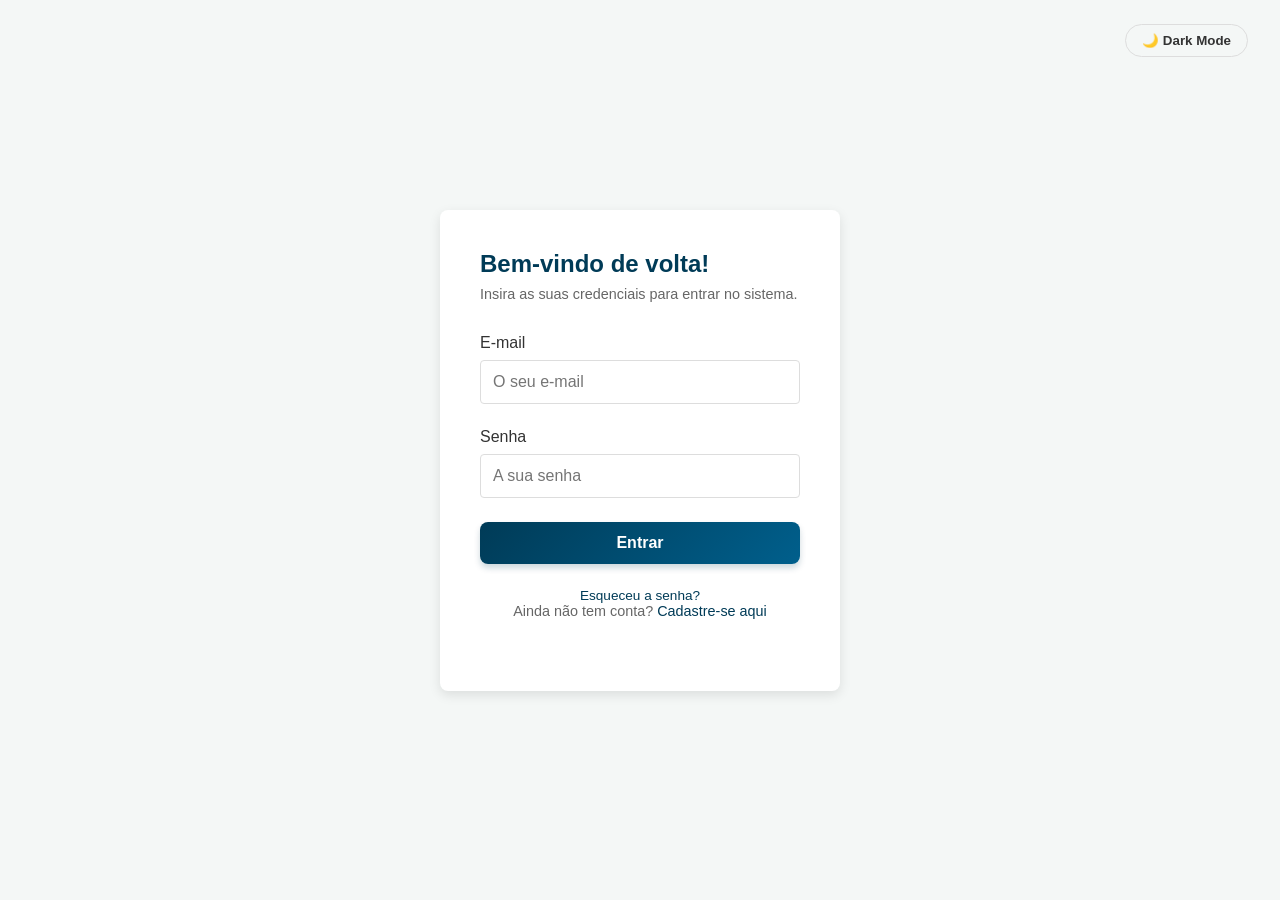
<file: index.html>
<!DOCTYPE html>
<html lang="pt-BR">
<head>
    <meta charset="UTF-8">
    <meta name="viewport" content="width=device-width, initial-scale=1.0">
    <title>Painel - Controle Financeiro</title>
    <link rel="icon" type="image/png" href="./assets/imgs/casa.png">
    <link rel="stylesheet" href="css/global.css">
    <link rel="stylesheet" href="css/painel.css">
    <link rel="stylesheet" href="css/relatorio.css">

</head>
<body>

    <div id="modal-feedback" class="modal-overlay" style="display: none;">
        <div class="modal-content" id="content-feedback">
            <h2 id="feedback-titulo">Notificação</h2>
            <p id="feedback-mensagem"></p>
            <div class="modal-actions">
                <button type="button" class="btn-primario" onclick="fecharFeedback()">Ok</button>
            </div>
        </div>
    </div>

    <div class="layout-app">
        <aside class="sidebar">
            <div class="sidebar-header">
                <h2>Dashboard</h2>
            </div>
            <nav class="sidebar-nav">
                <button class="nav-btn ativo" id="btn-dashboard">📊 Visão Geral</button>
                <button class="nav-btn" id="btn-transacoes">💸 Transações</button>
                <button class="nav-btn" id="btn-relatorios">📄 Relatórios</button>
            </nav>
            <div class="sidebar-footer">
                <button class="nav-btn btn-sair" id="btn-logout">SAIR</button>
            </div>
        </aside>

        <main class="conteudo-principal">
            <header class="topbar" style="display: flex; justify-content: space-between; align-items: center;">
                <h1 id="titulo-pagina">Análise do mês</h1>
                <button id="btn-tema" class="btn-tema">🌙 Dark Mode</button>
            </header>

            <section id="secao-dashboard" class="secao ativa">
                <div class="cards-grid">
                    <div class="card">
                        <h3>Receitas do Mês</h3>
                        <p id="valor-receitas" class="valor positivo">R$ 0,00</p>
                    </div>
                    <div class="card">
                        <h3>Despesas do Mês</h3>
                        <p id="valor-despesas" class="valor negativo">R$ 0,00</p>
                    </div>
                    <div class="card destaque">
                        <h3>Saldo Atual</h3>
                        <p id="valor-saldo">R$ 0,00</p>
                    </div>
                </div>
            </section>

            <section id="secao-transacoes" class="secao">
                <div class="acoes-tabela" style="display: flex; justify-content: space-between; align-items: center; margin-bottom: 2rem;">
                    <h2>Filtrar por período:</h2>
                    <button class="btn-azul-cadastrar" id="btn-nova-transacao">+ Nova Transação</button>
                </div>

                <div class="filtros-container">
                    <div class="filtro-card">
                        <label for="filtro-mes">Mês</label>
                        <select id="filtro-mes">
                            <option value="1">Janeiro</option>
                            <option value="2">Fevereiro</option>
                            <option value="3">Março</option>
                            <option value="4">Abril</option>
                            <option value="5">Maio</option>
                            <option value="6">Junho</option>
                            <option value="7">Julho</option>
                            <option value="8">Agosto</option>
                            <option value="9">Setembro</option>
                            <option value="10">Outubro</option>
                            <option value="11">Novembro</option>
                            <option value="12">Dezembro</option>
                        </select>
                    </div>
                    
                    <div class="filtro-card">
                        <label for="filtro-ano">Ano</label>
                        <select id="filtro-ano">
                        </select>
                    </div>

                    <div class="filtro-acao">
                        <button id="btn-buscar-filtros" class="btn-azul-cadastrar">Pesquisar 🔍</button>
                    </div>
                </div>
                
                <div class="tabela-container">
                    <table class="tabela-transacoes neon-table">
                        <thead>
                            <tr>
                                <th>Data</th>
                                <th>Descrição</th>
                                <th>Categoria</th>
                                <th>Método</th>
                                <th>Valor</th>
                                <th>Ações</th>
                            </tr>
                        </thead>
                        <tbody id="corpo-tabela">
                            <tr>
                                <td colspan="6" style="text-align: center;">Selecione o mês e ano acima para buscar.</td>
                            </tr>
                        </tbody>
                    </table>
                </div>
            </section>
           <section id="secao-relatorios" class="secao">
                <div class="header-secao" style="margin-bottom: 2rem;">
                    <h2>Centro de Exportação</h2>
                    <p style="color: var(--cor-texto-claro);">Gere documentos oficiais ou envie o balanço mensal para seu e-mail.</p>
                </div>

                <div class="filtros-container">
                    <div class="filtro-card">
                        <label for="relatorio-mes">Mês de Referência</label>
                        <select id="relatorio-mes">
                            <option value="1">Janeiro</option>
                            <option value="2">Fevereiro</option>
                            <option value="3">Março</option>
                            <option value="4">Abril</option>
                            <option value="5">Maio</option>
                            <option value="6">Junho</option>
                            <option value="7">Julho</option>
                            <option value="8">Agosto</option>
                            <option value="9">Setembro</option>
                            <option value="10">Outubro</option>
                            <option value="11">Novembro</option>
                            <option value="12">Dezembro</option>
                        </select>
                    </div>

                    <div class="filtro-card">
                        <label for="relatorio-ano">Ano</label>
                        <select id="relatorio-ano">
                            </select>
                    </div>
                </div>

                <div class="cards-relatorios-grid">
                    <div class="card-relatorio neon-verde">
                        <div>
                            <h3>Download Local</h3>
                            <p>Gera um arquivo PDF instantâneo para o seu dispositivo.</p>
                        </div>
                        <button id="btn-gerar-pdf" class="btn-neon-verde">
                            📄 Baixar PDF
                        </button>
                    </div>

                    <div class="card-relatorio neon-roxo">
                        <div>
                            <h3>Enviar por E-mail</h3>
                            <p>O sistema processará o relatório e enviará para o e-mail cadastrado.</p>
                        </div>
                        <button id="btn-enviar-relatorio-email" class="btn-neon-roxo">
                            📧 Solicitar por E-mail
                        </button>
                    </div>
                </div>
            </section>
        </main>
        <div id="modal-transacao" class="modal-overlay" style="display: none;">
        <div class="modal-content">
            <h2>Nova Transação</h2>
            <form id="form-transacao">
                
                <div class="input-group">
                    <label for="descricao">Descrição</label>
                    <input type="text" id="descricao" required placeholder="Ex: Conta de Luz">
                </div>

                <div class="input-group">
                    <label for="valor">Valor (R$)</label>
                   <input type="number" id="valor" step="0.01" min="0.00" required placeholder="0.00">
                </div>

                <div class="input-group">
                    <label for="metodoPagamento">Método de Pagamento</label>
                    <select id="metodoPagamento" required>
                        <option value="" disabled selected>Selecione um método...</option>
                        <option value="PIX">Pix</option>
                        <option value="CARTAO_CREDITO">Cartão de Crédito</option>
                        <option value="CARTAO_DEBITO">Cartão de Débito</option>
                        <option value="DINHEIRO">Dinheiro</option>
                        <option value="CHEQUE">Cheque</option>
                    </select>
                </div>

                <div class="input-group">
                    <label for="data">Data</label>
                    <input type="date" id="data" required>
                </div>

                <div class="input-group">
                    <label for="categoria">Categoria</label>
                    <select id="categoria" required>
                        <option value="" disabled selected>Selecione uma categoria...</option>
                        <option value="ALIMENTACAO">Alimentação</option>
                        <option value="LAZER">Lazer</option>
                        <option value="CONTAS">Contas</option>
                        <option value="SALARIO">Salário</option>
                        <option value="OUTROS">Outros</option>
                    </select>
                </div>

                <div class="input-group">
                    <label for="tipo">Tipo</label>
                    <select id="tipo" required>
                        <option value="RECEITA">Receita</option>
                        <option value="DESPESA">Despesa</option>
                    </select>
                </div>

                <div class="modal-actions">
                    <button type="button" class="btn-cancelar" id="btn-cancelar-transacao">Cancelar</button>
                    <button type="submit" class="btn-primario">Salvar</button>
                </div>
            </form>
        </div>
    </div>

    <script type="module" src="js/api.js"></script>
    <script type="module" src="js/transacoes.js"></script>
    <script type="module" src="js/relatorio.js"></script>
    <script type="module" src="js/app.js"></script>
</body>
</html>
</file>
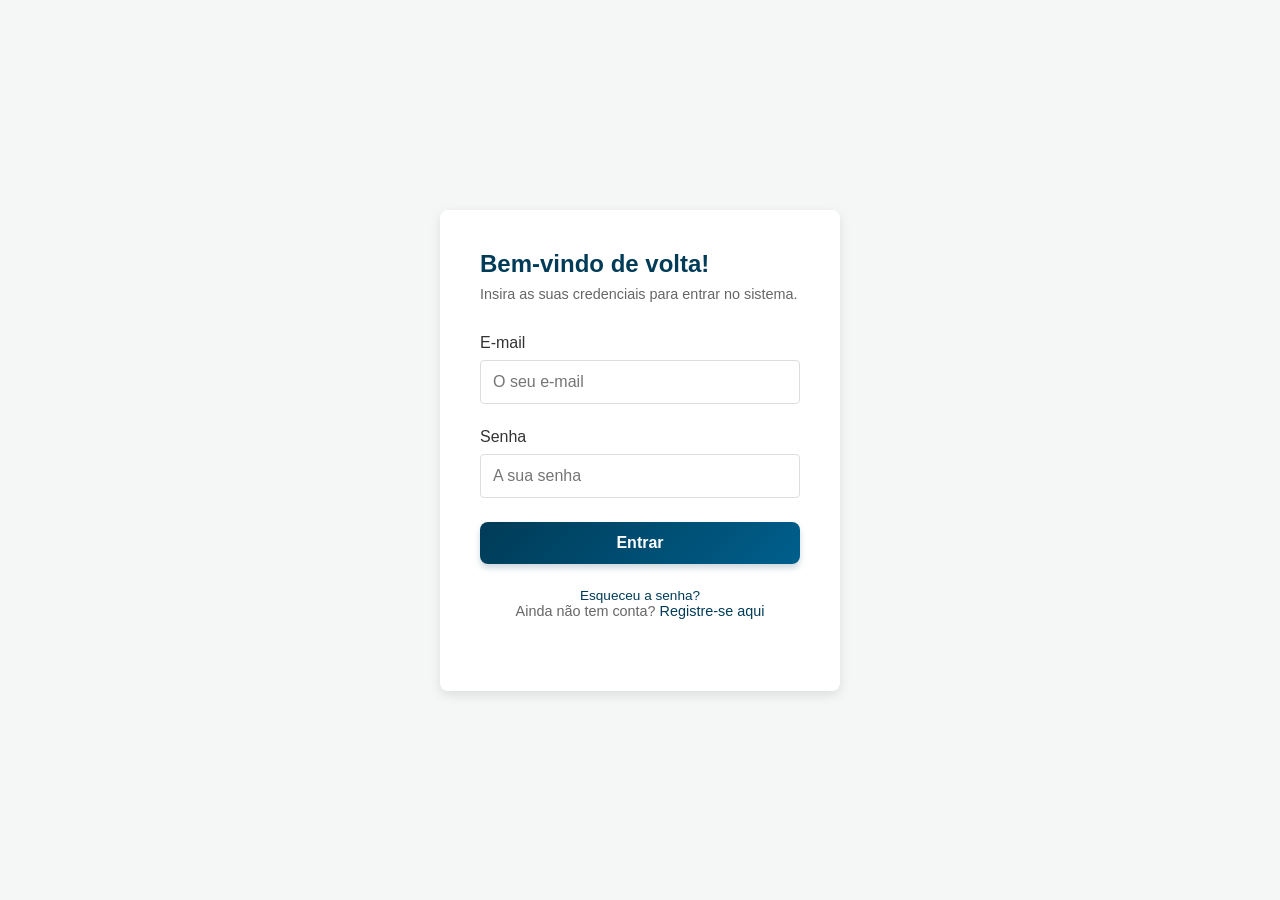
<file: login.html>
<!DOCTYPE html>
<html lang="pt-PT">
<head>
    <meta charset="UTF-8">
    <meta name="viewport" content="width=device-width, initial-scale=1.0">
    <title>Login</title>
    <link rel="stylesheet" href="css/global.css">
    <link rel="stylesheet" href="css/login.css">
</head>
<body>
    <div class="login-container">
        <div class="login-card">
            <h2>Bem-vindo de volta!</h2>
            <p>Insira as suas credenciais para entrar no sistema.</p>
            
            <form id="form-login">
                <div class="input-group">
                    <label for="email">E-mail</label>
                    <input type="email" id="email" required placeholder="O seu e-mail">
                </div>
                
                <div class="input-group">
                    <label for="senha">Senha</label>
                    <input type="password" id="senha" required placeholder="A sua senha">
                </div>
                
                <button type="submit" class="btn-primario">Entrar</button>
            </form>
            
            <div class="links-uteis">
                <a href="#" id="link-recuperar">Esqueceu a senha?</a>
                <p>Ainda não tem conta? <a href="#" id="link-registar">Registre-se aqui</a></p>
            </div>
        </div>
    </div>

    <script src="js/auth.js"></script>
</body>
</html>
</file>
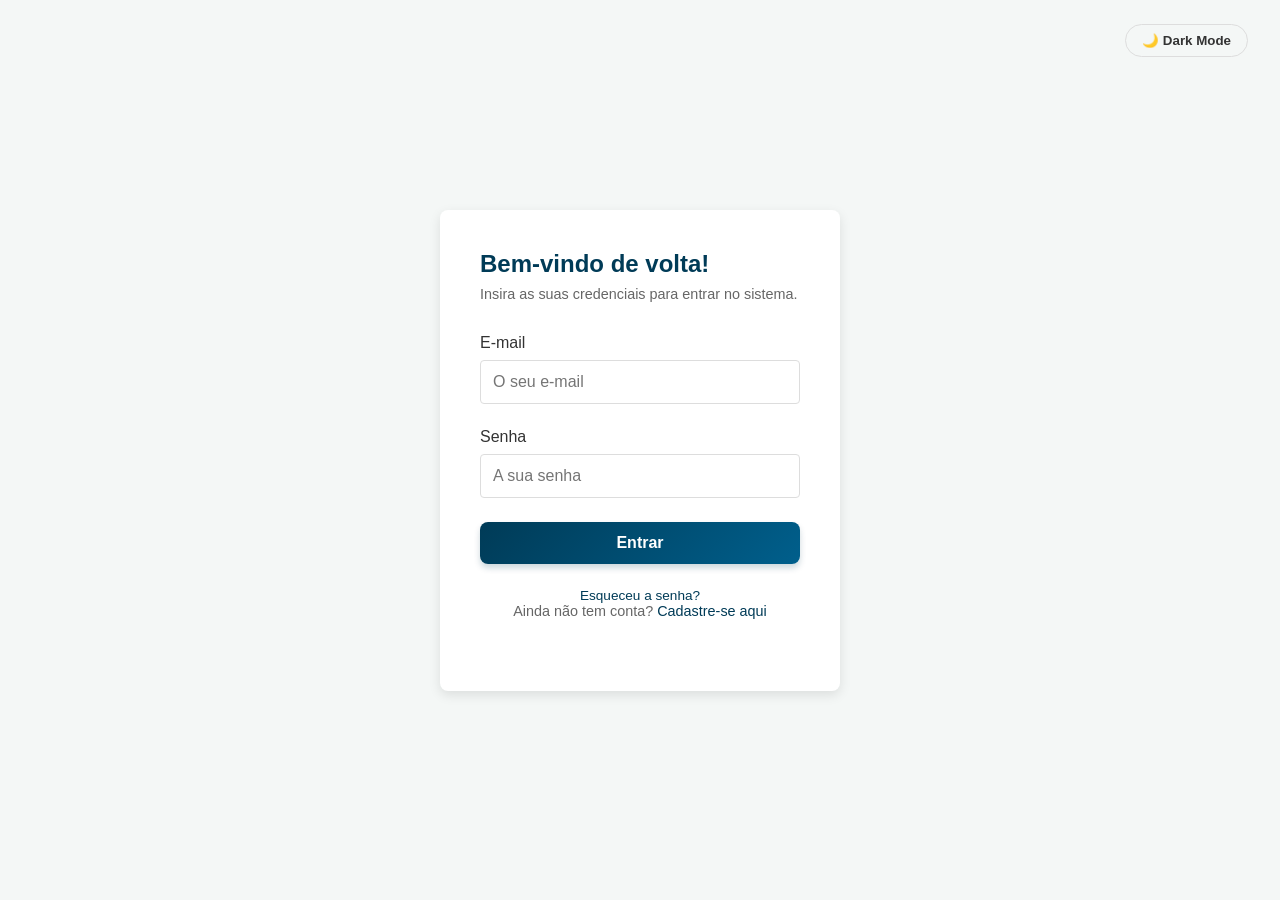
<file: auth/login.html>
<!DOCTYPE html>
<html lang="pt-PT">
<head>
    <meta charset="UTF-8">
    <meta name="viewport" content="width=device-width, initial-scale=1.0">
    <title>Login</title>
    <link rel="icon" type="image/png" href="../assets/imgs/do-utilizador.png">
    <link rel="stylesheet" href="../css/global.css">
    <link rel="stylesheet" href="../css/login.css">
</head>
<body>
    <script>
        if (localStorage.getItem('tema') === 'dark') {
            document.body.setAttribute('data-theme', 'dark');
        }
    </script>
    <div style="position: absolute; top: 1.5rem; right: 2rem;">
        <button id="btn-tema" class="btn-tema">🌙 Dark Mode</button>
    </div>

    <div class="login-container">
        <div class="login-card">
            <h2>Bem-vindo de volta!</h2>
            <p>Insira as suas credenciais para entrar no sistema.</p>
            
            <form id="form-login">
                <div class="input-group">
                    <label for="email">E-mail</label>
                    <input type="email" id="email" required placeholder="O seu e-mail">
                </div>
                
                <div class="input-group">
                    <label for="senha">Senha</label>
                    <input type="password" id="senha" required placeholder="A sua senha">
                </div>
                
                <button type="submit" class="btn-primario">Entrar</button>
            </form>
            
            <div class="links-uteis">
                <a href="solicitar-recuperacao.html" id="link-recuperar">Esqueceu a senha?</a>
                <p>Ainda não tem conta? <a href="registro.html" id="link-registar">Cadastre-se aqui</a></p>
            </div>
        </div>
    </div>
     <script type="module" src="../js/api.js"></script>
     <script type="module" src="../js/auth.js"></script>
     <script type="module" src="../js/app.js"></script>
</body>
</html>
</file>
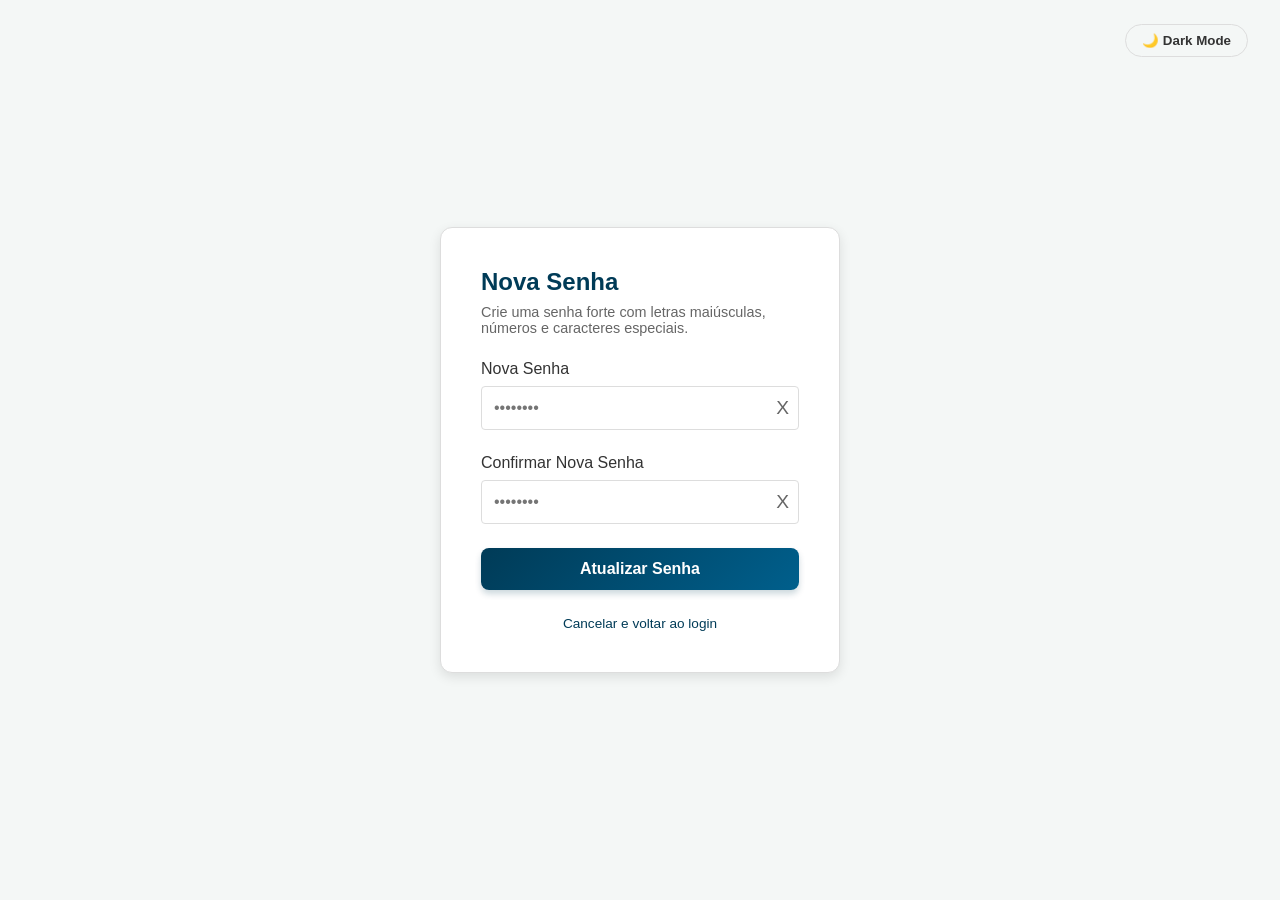
<file: auth/redefinir-senha.html>
<!DOCTYPE html>
<html lang="pt-BR">
<head>
    <meta charset="UTF-8">
    <meta name="viewport" content="width=device-width, initial-scale=1.0">
    <title>Redefinir Senha - Controle Financeiro</title>
     <link rel="icon" type="image/png" href="../assets/imgs/trancar.png">
    <link rel="stylesheet" href="../css/global.css">
    <link rel="stylesheet" href="../css/login.css">
    
    <script>
        if (localStorage.getItem('tema') === 'dark') {
           document.body.setAttribute('data-theme', 'dark');
        }
    </script>
</head>
<body class="anima-tema">

    <div id="modal-feedback" class="modal-overlay" style="display: none;">
        <div class="modal-content" id="content-feedback">
            <h2 id="feedback-titulo">Notificação</h2>
            <p id="feedback-mensagem"></p>
            <div class="modal-actions">
                <button type="button" class="btn-primario" onclick="fecharFeedback()">Ok</button>
            </div>
        </div>
    </div>

    <div style="position: absolute; top: 1.5rem; right: 2rem;">
        <button id="btn-tema" class="btn-tema">🌙 Dark Mode</button>
    </div>

    <div class="solicitar-conteiner">
        <div class="solicitar-card">
            <h2>Nova Senha</h2>
            <p style="margin-bottom: 1.5rem; color: var(--cor-texto-claro); font-size: 0.9rem;">
                Crie uma senha forte com letras maiúsculas, números e caracteres especiais.
            </p>
            
          <form id="form-redefinir-senha">
                <div class="input-group">
                    <label for="novaSenha">Nova Senha</label>
                    <div class="password-wrapper" style="position: relative;">
                        <input type="password" id="novaSenha" required placeholder="••••••••" style="padding-right: 3rem;">
                        <button type="button" class="btn-toggle-pass" onclick="togglePassword('novaSenha', this)" 
                            style="position: absolute; right: 10px; top: 50%; transform: translateY(-50%); background: none; border: none; cursor: pointer; color: var(--cor-texto-claro); font-size: 1.2rem;">
                            X
                        </button>
                    </div>
                </div>

                <div class="input-group">
                    <label for="confirmarSenha">Confirmar Nova Senha</label>
                    <div class="password-wrapper" style="position: relative;">
                        <input type="password" id="confirmarSenha" required placeholder="••••••••" style="padding-right: 3rem;">
                        <button type="button" class="btn-toggle-pass" onclick="togglePassword('confirmarSenha', this)" 
                            style="position: absolute; right: 10px; top: 50%; transform: translateY(-50%); background: none; border: none; cursor: pointer; color: var(--cor-texto-claro); font-size: 1.2rem;">
                            X
                        </button>
                    </div>
                </div>
                
                <button type="submit" id="btn-redefinir" class="btn-primario" style="width: 100%;">
                    Atualizar Senha
                </button>
            </form>

            <div style="margin-top: 1.5rem; text-align: center;">
                <a href="login.html" style="color: var(--cor-primaria); text-decoration: none; font-size: 0.85rem;">
                    Cancelar e voltar ao login
                </a>
            </div>
        </div>
    </div>

    <script type="module" src="../js/api.js"></script>
    <script type="module" src="../js/redefinir.js"></script>
    <script type="module" src="../js/app.js"></script>
</body>
</html>
</file>
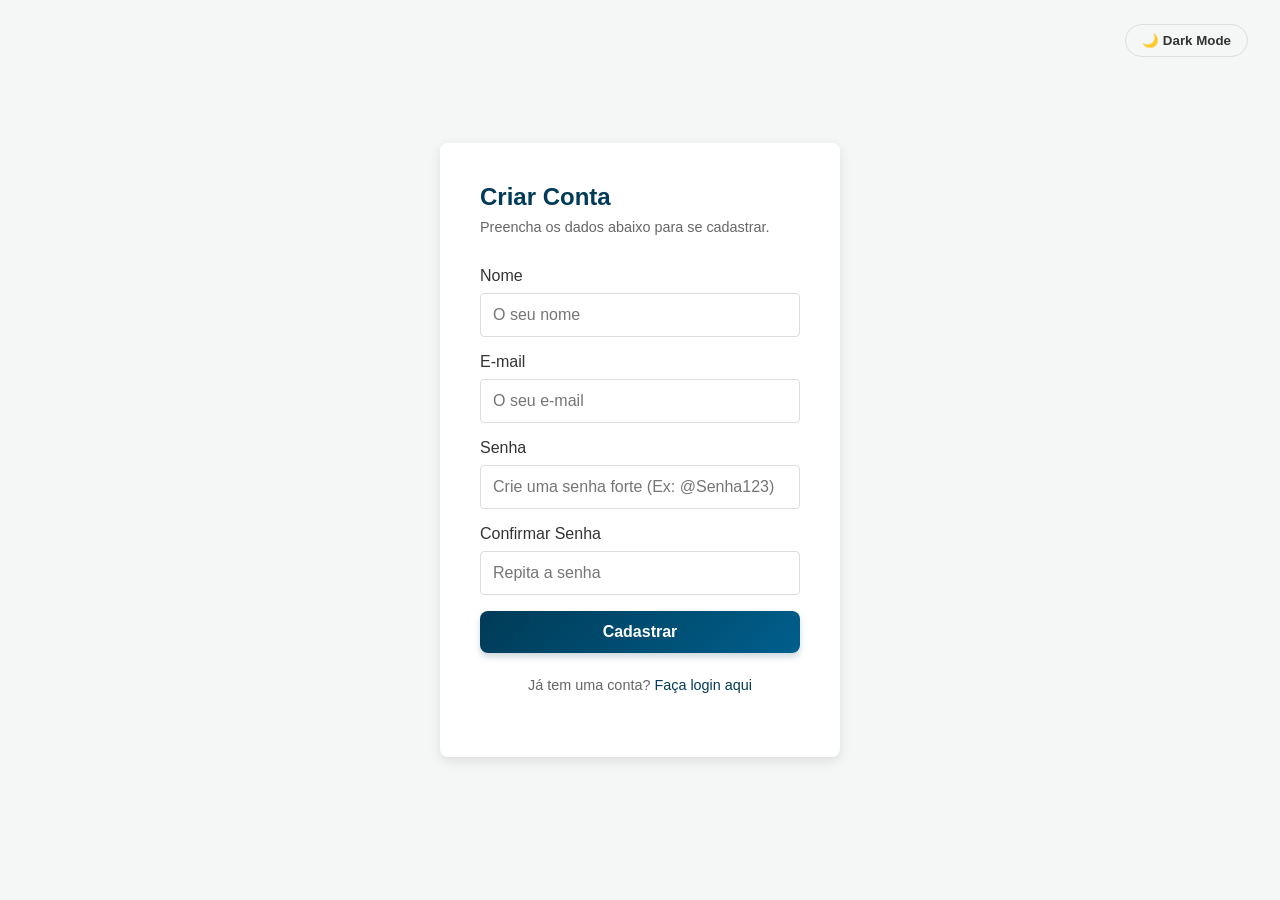
<file: auth/registro.html>
<!DOCTYPE html>
<html lang="pt-PT">
<head>
    <meta charset="UTF-8">
    <meta name="viewport" content="width=device-width, initial-scale=1.0">
    <title>Criar Conta</title>
    <link rel="icon" type="image/png" href="../assets/imgs/do-utilizador.png">
    <link rel="stylesheet" href="../css/global.css">
    <link rel="stylesheet" href="../css/login.css">
    <link rel="stylesheet" href="../css/registro.css">
</head>
<body>
    <script>
        if (localStorage.getItem('tema') === 'dark') {
            document.body.setAttribute('data-theme', 'dark');
        }
    </script>

    <div style="position: absolute; top: 1.5rem; right: 2rem;">
        <button id="btn-tema" class="btn-tema">🌙 Dark Mode</button>
    </div>

    <div class="login-container">
        <div class="login-card">
            <h2>Criar Conta</h2>
            <p>Preencha os dados abaixo para se cadastrar.</p>
            
            <form id="form-registro">
                <div class="input-group">
                    <label for="nome">Nome</label>
                    <input type="text" id="nome" required placeholder="O seu nome">
                </div>

                <div class="input-group">
                    <label for="email">E-mail</label>
                    <input type="email" id="email" required placeholder="O seu e-mail">
                </div>
                
                <div class="input-group">
                    <label for="senha">Senha</label>
                    <input type="password" id="senha" required placeholder="Crie uma senha forte (Ex: @Senha123)">
                </div>

                <div class="input-group">
                    <label for="confirmarSenha">Confirmar Senha</label>
                    <input type="password" id="confirmarSenha" required placeholder="Repita a senha">
                </div>
                
                <button type="submit" class="btn-primario">Cadastrar</button>
            </form>
            
            <div class="links-uteis">
                <p>Já tem uma conta? <a href="login.html" id="link-voltar-login">Faça login aqui</a></p>
            </div>
        </div>
    </div>
    
    <script type="module" src="../js/api.js"></script>
    <script type="module" src="../js/registro.js"></script>
    <script type="module" src="../js/app.js"></script>
</body>
</html>
</file>
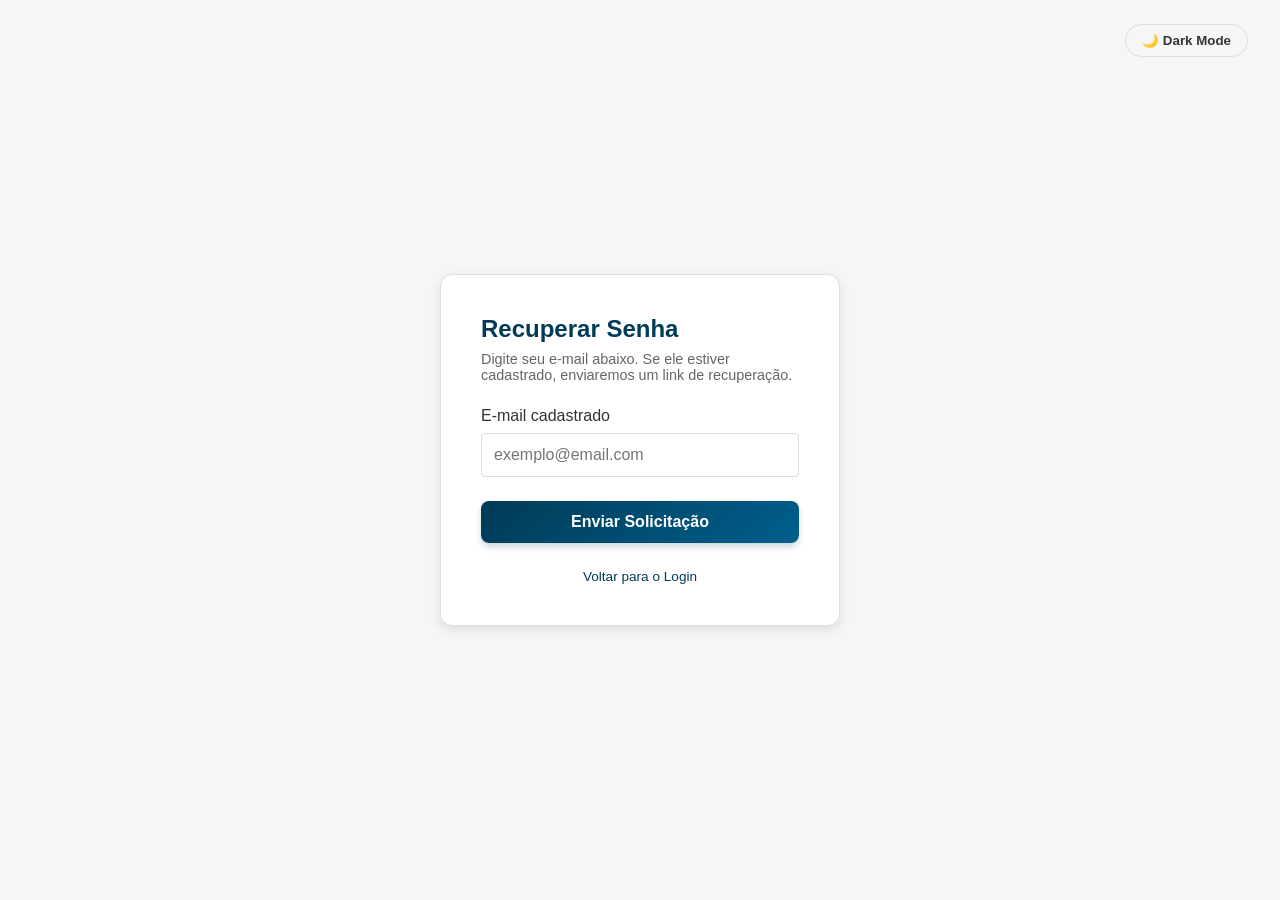
<file: auth/solicitar-recuperacao.html>
<!DOCTYPE html>
<html lang="pt-BR">
<head>
    <meta charset="UTF-8">
    <meta name="viewport" content="width=device-width, initial-scale=1.0">
    <title>Recuperar Senha - Controle Financeiro</title>
    <link rel="icon" type="image/png" href="../assets/imgs/trancar.png">
    <link rel="stylesheet" href="../css/global.css">
    <link rel="stylesheet" href="../css/login.css"> </head>
<body class="anima-tema">
    <script>
        if (localStorage.getItem('tema') === 'dark') {
            document.body.setAttribute('data-theme', 'dark');
        }
    </script>
    
    <div id="modal-feedback" class="modal-overlay" style="display: none;">
        <div class="modal-content" id="content-feedback">
            <h2 id="feedback-titulo">Notificação</h2>
            <p id="feedback-mensagem"></p>
            <div class="modal-actions">
                <button type="button" class="btn-primario" onclick="fecharFeedback()">Ok</button>
            </div>
        </div>
    </div>
    <div style="position: absolute; top: 1.5rem; right: 2rem;">
        <button id="btn-tema" class="btn-tema">🌙 Dark Mode</button>
    </div>

    <div class="solicitar-conteiner">
        <div class="solicitar-card">
            <h2>Recuperar Senha</h2>
            <p style="margin-bottom: 1.5rem; color: var(--cor-texto-claro); font-size: 0.9rem;">
                Digite seu e-mail abaixo. Se ele estiver cadastrado, enviaremos um link de recuperação.
            </p>
            
            <form id="form-solicitar-recuperacao">
                <div class="input-group">
                    <label for="email">E-mail cadastrado</label>
                    <input type="email" id="email" required placeholder="exemplo@email.com">
                </div>
                
                <button type="submit" id="btn-enviar" class="btn-primario" style="width: 100%;">
                    Enviar Solicitação 
                </button>
            </form>

            <div style="margin-top: 1.5rem; text-align: center;">
                <a href="login.html" style="color: var(--cor-primaria); text-decoration: none; font-size: 0.85rem;">
                     Voltar para o Login
                </a>
            </div>
        </div>
    </div>

    <script type="module" src="../js/api.js"></script>
    <script type="module" src="../js/solicitar.js"></script>
    <script type="module" src="../js/app.js"></script>
</body>
</html>
</file>
<file: css/global.css>
:root {
    --cor-fundo: #f4f7f6;
    --cor-primaria: #003B57;
    --cor-texto: #333333;
    --cor-texto-claro: #666666;
    --cor-borda: #dddddd;
    --cor-tabela-hover: #f8f9fa;
    --fonte-principal: 'Segoe UI', Tahoma, Geneva, Verdana, sans-serif;
}

* {
    margin: 0;
    padding: 0;
    box-sizing: border-box;
}

body {
    font-family: var(--fonte-principal);
    background-color: var(--cor-fundo);
    color: var(--cor-texto);
}

body.anima-tema * {
    transition: background-color 0.3s ease, color 0.3s ease;
}

[data-theme="dark"] {
    --cor-fundo: #121212;
    --cor-cartao: #1e1e1e;
    --cor-texto: #e0e0e0;
    --cor-texto-claro: #aaaaaa;
    --cor-borda: #333333;
    --cor-tabela-hover: #2a2a2a;
}

[data-theme="dark"] .conteudo-principal {
    background-color: var(--cor-fundo);
    color: var(--cor-texto);
}

[data-theme="dark"] h1, 
[data-theme="dark"] h2, 
[data-theme="dark"] h3, 
[data-theme="dark"] label {
    color: var(--cor-texto);
}

[data-theme="dark"] .card,
[data-theme="dark"] .modal-content,
[data-theme="dark"] .tabela-transacoes,
[data-theme="dark"] .input-group input,
[data-theme="dark"] .input-group select {
    background-color: var(--cor-cartao);
    color: var(--cor-texto);
    border-color: var(--cor-borda);
}

[data-theme="dark"] .tabela-transacoes th {
    background-color: var(--cor-tabela-hover);
    color: var(--cor-texto);
    border-bottom: 1px solid var(--cor-borda);
}

[data-theme="dark"] .tabela-transacoes td {
    border-bottom: 1px solid var(--cor-borda);
    color: var(--cor-texto);
}

.btn-tema {
    background-color: transparent;
    border: 1px solid var(--cor-borda);
    color: var(--cor-texto);
    padding: 0.5rem 1rem;
    border-radius: 20px;
    cursor: pointer;
    font-weight: 600;
    display: flex;
    align-items: center;
    gap: 0.5rem;
    transition: all 0.3s;
}

.btn-tema:hover {
    background-color: rgba(0, 0, 0, 0.05);

    box-shadow: 0 0 15px #00f7fff6, 0 0 30px rgb(0, 192, 240);
    text-shadow: 0 0 4px #00f7fff6; /* Brilho na letra */
    transform: translateY(-2px); 
}

[data-theme="dark"] .btn-tema:hover {
    background-color: rgba(255, 255, 255, 0.1);
}

[data-theme="dark"] .sidebar {
    background-color: var(--cor-cartao);
    border-right: 1px solid var(--cor-borda);
}

[data-theme="dark"] .sidebar-header {
    border-bottom: 1px solid var(--cor-borda);
}

[data-theme="dark"] .card.destaque {
    background-color: var(--cor-cartao);
    border: 1px solid #00e5ff;
    box-shadow: inset 0 0 15px rgba(0, 229, 255, 0.05), 0 4px 8px rgba(0, 0, 0, 0.3);
}

[data-theme="dark"] .card.destaque h3 {
    color: var(--cor-texto-claro);
}

[data-theme="dark"] .card.destaque #valor-saldo {
    color: #00e5ff;
    text-shadow: 0 0 8px rgba(0, 229, 255, 0.4);
}

[data-theme="dark"] .cards-grid .card:nth-child(1) {
    border: 1px solid #2ecc71;
    box-shadow: inset 0 0 15px rgba(46, 204, 113, 0.05), 0 4px 8px rgba(0, 0, 0, 0.3);
}

[data-theme="dark"] .cards-grid .card:nth-child(1) h3 {
    color: var(--cor-texto-claro);
}

[data-theme="dark"] #valor-receitas {
    color: #2ecc71;
    text-shadow: 0 0 8px rgba(46, 204, 113, 0.4);
}

[data-theme="dark"] .cards-grid .card:nth-child(2) {
    border: 1px solid #ff4d4d;
    box-shadow: inset 0 0 15px rgba(255, 77, 77, 0.05), 0 4px 8px rgba(0, 0, 0, 0.3);
}

[data-theme="dark"] .cards-grid .card:nth-child(2) h3 {
    color: var(--cor-texto-claro);
}

[data-theme="dark"] #valor-despesas {
    color: #ff4d4d;
    text-shadow: 0 0 8px rgba(255, 77, 77, 0.4);
}

.btn-primario {
    padding: 0.75rem 1.8rem;
    background: linear-gradient(135deg, var(--cor-primaria), #005f8c);
    color: white;
    border: none;
    border-radius: 8px;
    font-size: 1rem;
    font-weight: 600;
    cursor: pointer;
    box-shadow: 0 4px 6px rgba(0, 59, 87, 0.2);
    transition: all 0.3s ease;
}

.btn-primario:hover {
    background: linear-gradient(135deg, #004b6e, #0077b5);
    box-shadow: 0 6px 12px rgba(0, 59, 87, 0.4);
    transform: translateY(-2px);
}

.btn-primario:active {
    transform: translateY(0);
    box-shadow: 0 2px 4px rgba(0, 59, 87, 0.2);
}

.filtros-container {
    display: flex;
    gap: 1.5rem;
    margin-bottom: 2rem;
    align-items: flex-end;
    flex-wrap: wrap;
}

.filtro-card {
    background-color: var(--cor-cartao);
    padding: 1rem 1.5rem;
    border-radius: 8px;
    border: 1px solid var(--cor-borda);
    flex: 1;
    min-width: 200px;
}

.filtro-card label {
    display: block;
    font-size: 0.85rem;
    margin-bottom: 0.5rem;
    color: var(--cor-texto-claro);
    text-transform: uppercase;
    letter-spacing: 1px;
}

.filtro-card select {
    width: 100%;
    padding: 0.5rem;
    background-color: var(--cor-fundo);
    color: var(--cor-texto);
    border: 1px solid var(--cor-borda);
    border-radius: 4px;
    font-size: 1rem;
    outline: none;
}


.btn-neon-roxo {
    padding: 1.1rem 2rem;
    background: transparent;
    color: #b829ea; /* Roxo Neon */
    border: 2px solid #b829ea;
    border-radius: 8px;
    font-weight: bold;
    cursor: pointer;
    text-transform: uppercase;
    transition: all 0.3s ease;
    box-shadow: 0 0 10px rgba(184, 41, 234, 0.2);
}

.btn-neon-roxo:hover {
    background-color: #b829ea;
    color: white;
    box-shadow: 0 0 20px rgba(184, 41, 234, 0.6), inset 0 0 10px rgba(0,0,0,0.2);
    text-shadow: 0 0 5px rgba(255,255,255,0.8);
}

[data-theme="dark"] .neon-table {
    box-shadow: 0 0 15px rgba(0, 229, 255, 0.1);
    border: 1px solid rgba(0, 229, 255, 0.3);
    border-radius: 8px;
    overflow: hidden; 
}

[data-theme="dark"] .neon-table th {
    background-color: rgba(0, 229, 255, 0.05);
    color: #00e5ff;
    text-transform: uppercase;
    letter-spacing: 1px;
    border-bottom: 2px solid rgba(0, 229, 255, 0.5);
    text-shadow: 0 0 8px rgba(0, 229, 255, 0.4);
}

[data-theme="dark"] .neon-table tbody tr {
    transition: all 0.2s ease;
}

[data-theme="dark"] .neon-table tbody tr:hover {
    background-color: rgba(184, 41, 234, 0.1); 
    box-shadow: inset 0 0 10px rgba(184, 41, 234, 0.2);
}

body[data-theme="dark"] {
    background-color: var(--cor-fundo);
    color: var(--cor-texto);
}

/* --- Modal --- */
.modal-overlay {
    position: fixed;
    top: 0;
    left: 0;
    width: 100%;
    height: 100%;
    background-color: rgba(0, 0, 0, 0.5);
    display: flex;
    justify-content: center;
    align-items: center;
    z-index: 1000;
}

.modal-content {
    background-color: white;
    padding: 2rem;
    border-radius: 8px;
    width: 100%;
    max-width: 400px;
    box-shadow: 0 4px 12px rgba(0,0,0,0.2);
    max-height: 90vh;
    overflow-y: auto;
}

.modal-content h2 {
    margin-bottom: 1.5rem;
    color: var(--cor-primaria);
}

.modal-actions {
    display: flex;
    justify-content: flex-end;
    gap: 1rem;
    margin-top: 1.5rem;
}
</file>
<file: css/painel.css>
/* Layout Base */
.layout-app {
    display: flex;
    height: 100vh;
    overflow: hidden;
}


.sidebar {
    width: 250px;
    background-color: var(--cor-primaria);
    color: white;
    display: flex;
    flex-direction: column;
}

.sidebar-header {
    padding: 2rem 1.5rem;
    border-bottom: 1px solid rgba(255, 255, 255, 0.1);
}

.sidebar-nav {
    flex: 1;
    padding: 1.5rem 0;
    display: flex;
    flex-direction: column;
    gap: 0.5rem;
}

.nav-btn {
    background: transparent;
    border: none;
    color: rgba(255, 255, 255, 0.5); 
    padding: 1rem 1.5rem;
    text-align: left;
    font-size: 1rem;
    cursor: pointer;
    width: 100%;
    
    border-left: 4px solid transparent; 
    transition: all 0.3s ease;
}

.nav-btn:hover, .nav-btn.ativo {
    color: #ffffff;
    background-color: rgba(0, 229, 255, 0.05); 
    
    border-left: 4px solid #00e5ff; 
    
    box-shadow: inset 15px 0 20px -15px rgba(0, 229, 255, 0.5);
    
    text-shadow: 0 0 8px rgba(255, 255, 255, 0.4); 
}

.sidebar-footer {
    padding: 1rem;
}

.btn-sair {
    background-color: transparent;
    color: #ff3333; 
    border: 2px solid #ff3333;
    border-radius: 8px;
    text-align: center; 
    font-weight: 700;
    letter-spacing: 2px;
    
    box-shadow: 0 0 8px rgba(255, 51, 51, 0.3), inset 0 0 8px rgba(255, 51, 51, 0.2);
    transition: all 0.3s ease;
}

.btn-sair:hover {
    background-color: #ff3333 !important; 
    color: white !important;
    border: 2px solid #ff3333 !important; 
    
    box-shadow: 0 0 15px rgba(255, 51, 51, 0.8), 0 0 30px rgba(255, 51, 51, 0.5);
    text-shadow: 0 0 4px rgba(255, 255, 255, 0.6); /* Brilho na letra */
    transform: translateY(-2px); 
}

/* Área Principal de Conteúdo */
.conteudo-principal {
    flex: 1;
    background-color: var(--cor-fundo);
    overflow-y: auto;
    padding: 2rem;
}

.topbar {
    margin-bottom: 2rem;
}


.secao {
    display: none; 
}
.secao.ativa {
    display: block; 
}


.cards-grid {
    display: grid;
    grid-template-columns: repeat(auto-fit, minmax(250px, 1fr));
    gap: 1.5rem;
}

.card {
    background-color: white;
    padding: 1.5rem;
    border-radius: 8px;
    box-shadow: 0 2px 8px rgba(0,0,0,0.05);
}

.card.destaque {
    background-color: var(--cor-primaria);
    color: white;
}

.card h3 {
    font-size: 1rem;
    margin-bottom: 1rem;
    font-weight: normal;
    opacity: 0.8;
}

.valor {
    font-size: 2rem;
    font-weight: bold;
}
.valor.positivo { color: #2ecc71; }
.valor.negativo { color: #e74c3c; }

/* Tabela de Transações */
.acoes-tabela {
    margin-bottom: 1rem;
    display: flex;
    justify-content: flex-end;
}

.btn-primario {
    padding: 0.75rem 1.8rem;
    background: linear-gradient(135deg, var(--cor-primaria), #005f8c);
    color: white;
    border: none;
    border-radius: 8px; 
    font-size: 1rem;
    font-weight: 600; 
    cursor: pointer;
    
    box-shadow: 0 4px 6px rgba(0, 59, 87, 0.2); 
    transition: all 0.3s ease; 
}

.btn-primario:hover {
    background: linear-gradient(135deg, #004b6e, #0077b5);
    
    box-shadow: 0 6px 12px rgba(0, 59, 87, 0.4); 
    transform: translateY(-2px); 
}

.btn-primario:active {
    transform: translateY(0); 
    box-shadow: 0 2px 4px rgba(0, 59, 87, 0.2);
}

.btn-azul-cadastrar {
    padding: 1.1rem 2rem;
    background: transparent;
    color: #00e5ff; 
    border: 2px solid #00e5ff;
    border-radius: 8px;
    font-weight: bold;
    cursor: pointer;
    text-transform: uppercase;
    transition: all 0.3s ease;
    box-shadow: 0 0 10px rgba(51, 175, 233, 0.2);
}

.btn-azul-cadastrar:hover {
    background-color: #09a0b1;
    color: white;
    box-shadow: 0 0 20px rgba(41, 141, 234, 0.6), inset 0 0 10px rgba(0,0,0,0.2);
    text-shadow: 0 0 5px rgba(255,255,255,0.8);
}

.tabela-transacoes {
    width: 100%;
    border-collapse: collapse;
    background-color: white;
    border-radius: 8px;
    overflow: hidden;
    box-shadow: 0 2px 8px rgba(0,0,0,0.05);
}

.tabela-transacoes th, .tabela-transacoes td {
    padding: 1rem;
    text-align: left;
    border-bottom: 1px solid var(--cor-borda);
}

.tabela-transacoes th {
    background-color: #f8f9fa;
    font-weight: 600;
}

/* --- Modal --- */
.modal-overlay {
    position: fixed;
    top: 0;
    left: 0;
    width: 100%;
    height: 100%;
    background-color: rgba(0, 0, 0, 0.5); /* Fundo escuro transparente */
    display: flex;
    justify-content: center;
    align-items: center;
    z-index: 1000;
}

.modal-content {
    background-color: white;
    padding: 2rem;
    border-radius: 8px;
    width: 100%;
    max-width: 400px;
    box-shadow: 0 4px 12px rgba(0,0,0,0.2);
    max-height: 90vh; /* O cartão pode crescer até 90% da altura da tela */
    overflow-y: auto;
}

.modal-content h2 {
    margin-bottom: 1.5rem;
    color: var(--cor-primaria);
}

.modal-actions {
    display: flex;
    justify-content: flex-end;
    gap: 1rem;
    margin-top: 1.5rem;
}

.btn-cancelar {
    background: #e74c3c;
    border: 1px solid var(--cor-borda);
    padding: 0.75rem 1.5rem;
    border-radius: 4px;
    cursor: pointer;
    font-weight: bold;
    color: white;
    transition: all 0.3s ease;
    box-shadow: 0 0 10px rgba(230, 18, 18, 0.2);
    
}

.btn-cancelar:hover {
    background-color: #ff0606;
     box-shadow: 0 0 20px rgba(231, 8, 45, 0.6), inset 0 0 10px rgba(0,0,0,0.2);
     text-shadow: 0 0 5px rgba(236, 13, 13, 0.8);
}

.tabela-transacoes td {
    font-size: 1.05rem;
    font-weight: 500;   
    color: #222222;     
}

.texto-positivo {
    color: #2ecc71 !important;
    font-weight: 700 !important;
}

.texto-negativo {
    color: #e74c3c !important;
    font-weight: 700 !important;
}

.input-group {
    margin-bottom: 1.2rem;
}

.input-group label {
    display: block;
    margin-bottom: 0.4rem;
    font-weight: 500;
    color: var(--cor-texto);
}

/* O segredo para deixar inputs e selects com o mesmo tamanho e design */
.input-group input,
.input-group select {
    width: 100%;
    padding: 0.75rem;
    border: 1px solid var(--cor-borda);
    border-radius: 4px;
    font-size: 1rem;
    font-family: inherit;
    background-color: white;
}

.input-group input:focus,
.input-group select:focus {
    outline: none;
    border-color: var(--cor-primaria);
}
</file>
<file: css/relatorio.css>
.cards-relatorios-grid {
    display: grid;
    grid-template-columns: repeat(auto-fit, minmax(300px, 1fr));
    gap: 2rem;
    margin-top: 2rem;
}

.card-relatorio {
    background-color: var(--cor-cartao);
    padding: 2rem;
    border-radius: 12px;
    border: 1px solid var(--cor-borda);
    transition: transform 0.3s ease, box-shadow 0.3s ease;
    display: flex;
    flex-direction: column;
    justify-content: space-between;
}

.card-relatorio.neon-verde {
    border: 1px solid #2ecc71;
    box-shadow: inset 0 0 15px rgba(46, 204, 113, 0.05);
}

[data-theme="dark"] .card-relatorio.neon-verde:hover {
    box-shadow: 0 0 20px rgba(46, 204, 113, 0.2);
    transform: translateY(-5px);
}

.card-relatorio.neon-roxo {
    border: 1px solid #b829ea;
    box-shadow: inset 0 0 15px rgba(184, 41, 234, 0.05);
}

[data-theme="dark"] .card-relatorio.neon-roxo:hover {
    box-shadow: 0 0 20px rgba(184, 41, 234, 0.2);
    transform: translateY(-5px);
}

.btn-neon-verde {
    padding: 1rem 2rem;
    background: transparent;
    color: #2ecc71;
    border: 2px solid #2ecc71;
    border-radius: 8px;
    font-weight: bold;
    cursor: pointer;
    text-transform: uppercase;
    transition: all 0.3s ease;
    box-shadow: 0 0 10px rgba(46, 204, 113, 0.2);
    display: flex;
    align-items: center;
    justify-content: center;
    gap: 0.5rem;
}

.btn-neon-verde:hover {
    background-color: #2ecc71;
    color: white;
    box-shadow: 0 0 20px rgba(46, 204, 113, 0.6);
    text-shadow: 0 0 5px rgba(255, 255, 255, 0.8);
}

.card-relatorio h3 {
    margin-bottom: 1rem;
    font-size: 1.2rem;
}

.card-relatorio p {
    color: var(--cor-texto-claro);
    font-size: 0.95rem;
    line-height: 1.5;
    margin-bottom: 2rem;
}

.neon-verde-feedback {
    border: 2px solid #2ecc71 !important;
    box-shadow: 0 0 20px rgba(46, 204, 113, 0.4) !important;
}

.neon-roxo-feedback {
    border: 2px solid #b829ea !important;
    box-shadow: 0 0 20px rgba(184, 41, 234, 0.4) !important;
}

.neon-erro-feedback {
    border: 2px solid #ff4d4d !important;
    box-shadow: 0 0 20px rgba(255, 77, 77, 0.4) !important;
}

#feedback-mensagem {
    margin-top: 1rem;
    line-height: 1.6;
    color: var(--cor-texto);
}

.neon-verde-feedback .btn-primario {
    background: #2ecc71 !important;
    border: none;
    box-shadow: 0 0 10px rgba(46, 204, 113, 0.5);
}

.neon-roxo-feedback .btn-primario {
    background: #b829ea !important;
    border: none;
    box-shadow: 0 0 10px rgba(184, 41, 234, 0.5);
}

.neon-erro-feedback .btn-primario {
    background: #ff4d4d !important;
    border: none;
    box-shadow: 0 0 10px rgba(255, 77, 77, 0.5);
}

.neon-verde-feedback h2 { color: #2ecc71 !important; text-shadow: 0 0 8px rgba(46, 204, 113, 0.4); }
.neon-roxo-feedback h2 { color: #b829ea !important; text-shadow: 0 0 8px rgba(184, 41, 234, 0.4); }
.neon-erro-feedback h2 { color: #ff4d4d !important; text-shadow: 0 0 8px rgba(255, 77, 77, 0.4); }
</file>
<file: css/login.css>
.login-container {
    height: 100vh;
    display: flex;
    justify-content: center;
    align-items: center;
}

.login-card {
    background-color: white;
    padding: 2.5rem;
    border-radius: 8px;
    box-shadow: 0 4px 12px rgba(0, 0, 0, 0.1);
    width: 100%;
    max-width: 400px;
}

.login-card h2 {
    margin-bottom: 0.5rem;
    color: var(--cor-primaria);
}

.login-card p {
    color: var(--cor-texto-claro);
    margin-bottom: 2rem;
    font-size: 0.9rem;
}

.solicitar-conteiner {
    height: 100vh;
    display: flex;
    justify-content: center;
    align-items: center;
    background-color: var(--cor-fundo); 
}

.solicitar-card {
    background-color: white; /* Fundo padrão light */
    padding: 2.5rem;
    border-radius: 12px;
    box-shadow: 0 4px 12px rgba(0, 0, 0, 0.1);
    width: 100%;
    max-width: 400px;
    border: 1px solid var(--cor-borda);
    transition: all 0.3s ease;
}

[data-theme="dark"] .solicitar-card {
    background-color: var(--cor-cartao);
    border: 1px solid #00e5ff; 
    box-shadow: 0 0 15px rgba(184, 41, 234, 0.1), 0 4px 12px rgba(0, 0, 0, 0.5);
}

.solicitar-card h2 {
    margin-bottom: 0.5rem;
    color: var(--cor-primaria);
}

[data-theme="dark"] .solicitar-card h2 {
    color: #e0e0e0;
    text-shadow: 0 0 8px rgba(255, 255, 255, 0.2);
}

.solicitar-card .input-group input {
    background-color: white;
    color: var(--cor-texto);
}

[data-theme="dark"] .solicitar-card .input-group input {
    background-color: #2a2a2a;
    border-color: #444;
    color: #fff;
}

.input-group {
    margin-bottom: 1.5rem;
}

.input-group label {
    display: block;
    margin-bottom: 0.5rem;
    font-weight: 500;
}

.input-group input {
    width: 100%;
    padding: 0.75rem;
    border: 1px solid var(--cor-borda);
    border-radius: 4px;
    font-size: 1rem;
}

.input-group input:focus {
    outline: none;
    border-color: var(--cor-primaria);
}

.links-uteis {
    margin-top: 1.5rem;
    text-align: center;
    font-size: 0.85rem;
}

.links-uteis a {
    color: var(--cor-primaria);
    text-decoration: none;
}

.links-uteis a:hover {
    text-decoration: underline;
}

.login-card .btn-primario {
    width: 100%;
}


[data-theme="dark"] .login-card {
    background-color: var(--cor-cartao);
    border: 1px solid var(--cor-borda);
    box-shadow: 0 8px 30px rgba(0, 0, 0, 0.5);
}

[data-theme="dark"] .login-card h2,
[data-theme="dark"] .input-group label {
    color: var(--cor-texto);
}

[data-theme="dark"] .login-card p {
    color: var(--cor-texto-claro);
}

[data-theme="dark"] .input-group input {
    background-color: var(--cor-fundo);
    color: var(--cor-texto);
    border-color: var(--cor-borda);
}

[data-theme="dark"] .input-group input:focus {
    border-color: #00e5ff;
    box-shadow: 0 0 8px rgba(0, 229, 255, 0.2);
}

[data-theme="dark"] .links-uteis a {
    color: #00e5ff;
}

[data-theme="dark"] .links-uteis a:hover {
    text-shadow: 0 0 8px rgba(0, 229, 255, 0.4);
}

.card-login.neon-roxo {
    border: 1px solid #b829ea;
    box-shadow: 0 0 15px rgba(184, 41, 234, 0.2);
}
</file>
<file: css/registro.css>
.login-card {
    height: auto;
    padding-bottom: 2rem;
}

.input-group {
    margin-bottom: 1rem; 
}
[data-theme="dark"] .registro-card {
    background-color: var(--cor-cartao);
    border: 1px solid var(--cor-borda);
    box-shadow: 0 8px 30px rgba(0, 0, 0, 0.5);
}

[data-theme="dark"] .registro-card h2,
[data-theme="dark"] .input-group label {
    color: var(--cor-texto);
}

[data-theme="dark"] .registro-card p {
    color: var(--cor-texto-claro);
}

[data-theme="dark"] .input-group input {
    background-color: var(--cor-fundo);
    color: var(--cor-texto);
    border-color: var(--cor-borda);
}

/* Brilho Ciano Neon ao clicar no input para digitar */
[data-theme="dark"] .input-group input:focus {
    border-color: #00e5ff;
    box-shadow: 0 0 8px rgba(0, 229, 255, 0.2);
}

/* Links em Ciano Neon */
[data-theme="dark"] .links-uteis a {
    color: #00e5ff;
}

[data-theme="dark"] .links-uteis a:hover {
    text-shadow: 0 0 8px rgba(0, 229, 255, 0.4);
}
</file>
